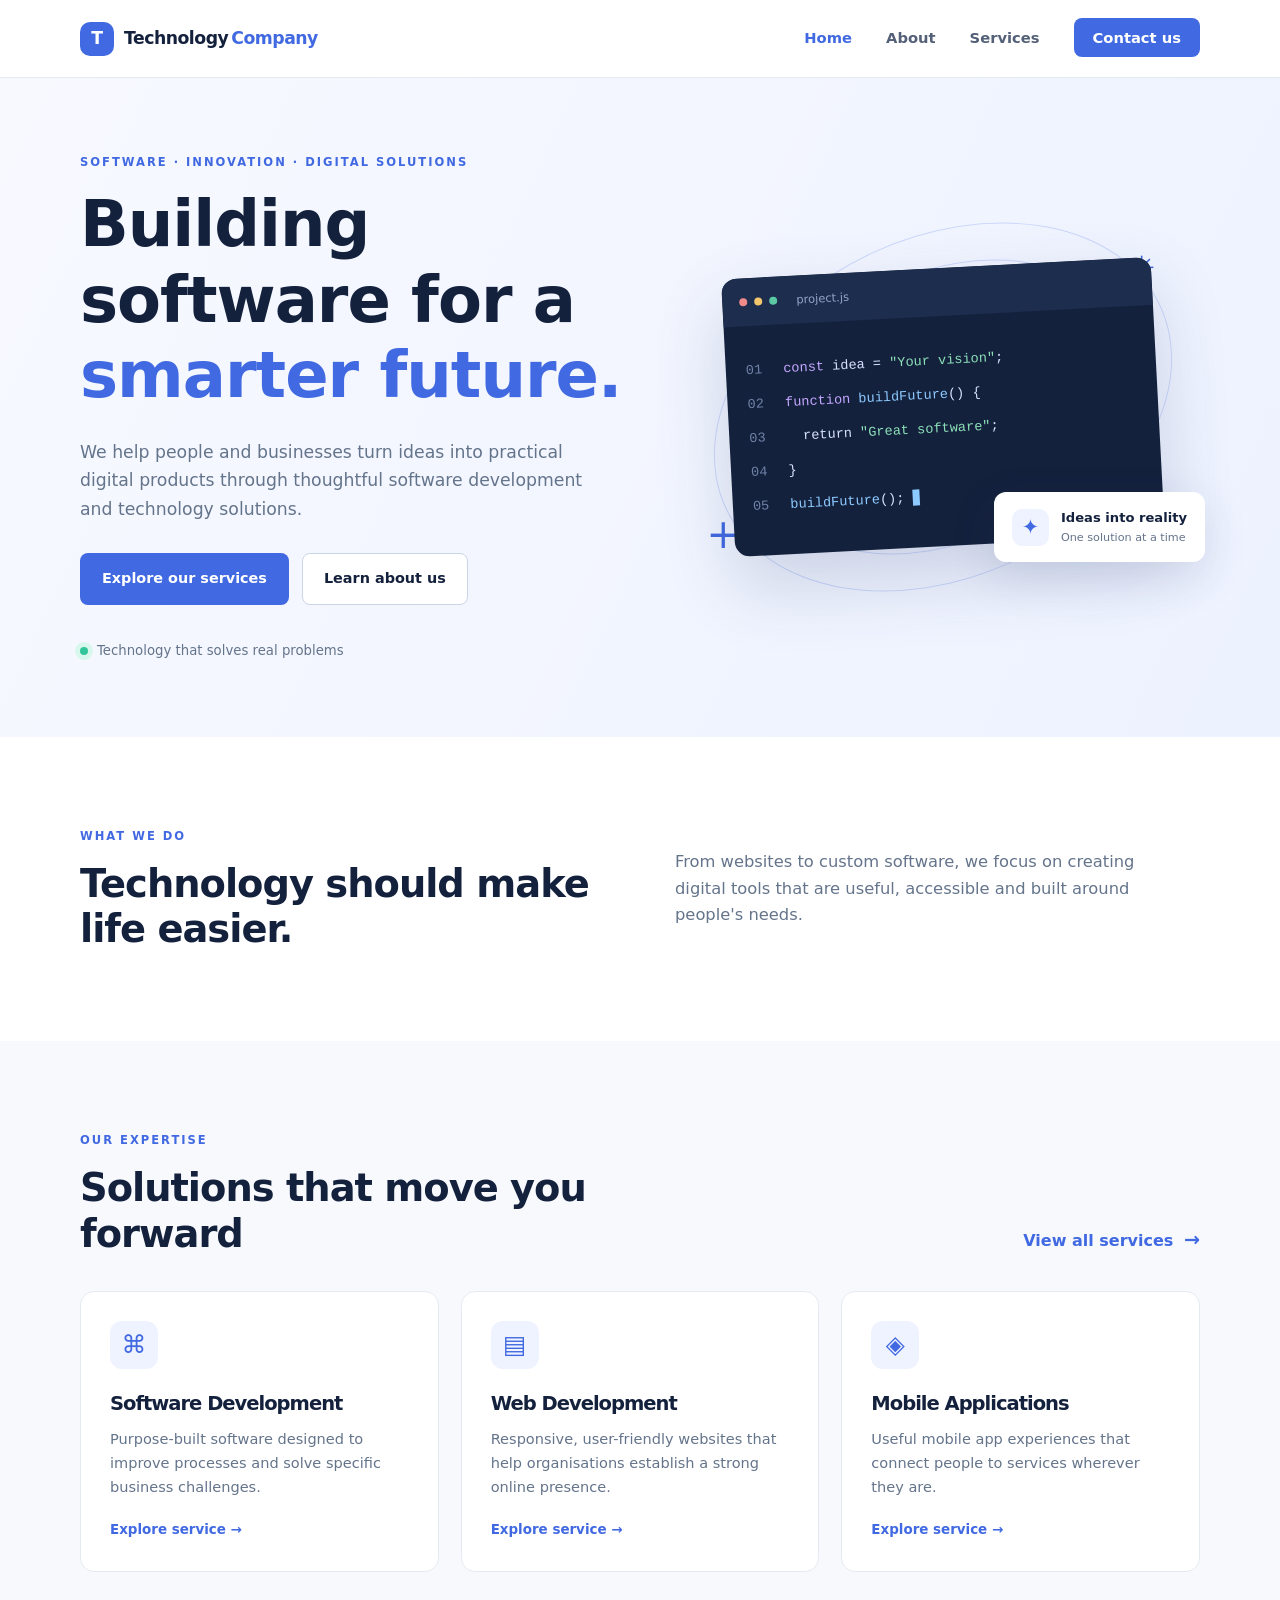
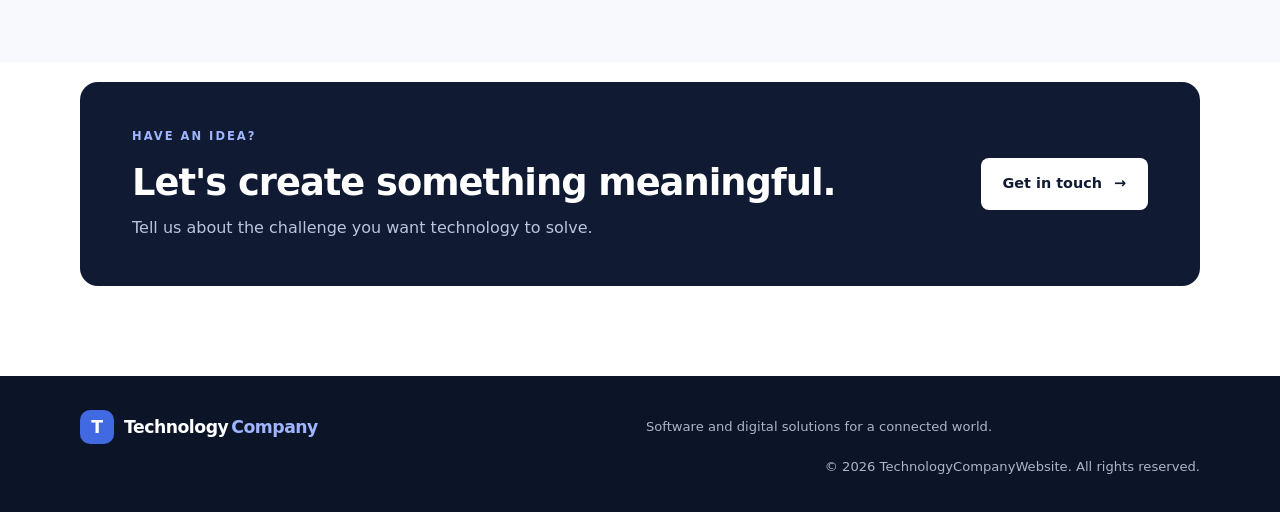
<file: index.html>
<!DOCTYPE html>
<html lang="en">
<head>
  <meta charset="UTF-8">
  <meta name="viewport" content="width=device-width, initial-scale=1.0">
  <meta name="description" content="TechnologyCompanyWebsite builds useful, reliable software and digital products for modern businesses.">
  <title>Home | TechnologyCompanyWebsite</title>
  <link rel="stylesheet" href="css/style.css">
  <script src="js/script.js" defer></script>
</head>
<body>
  <header class="site-header">
    <nav class="nav container" aria-label="Main navigation">
      <a class="brand" href="index.html"><span class="brand-mark">T</span> Technology<span>Company</span></a>
      <button class="menu-toggle" aria-label="Open navigation menu" aria-expanded="false">☰</button>
      <ul class="nav-links">
        <li><a class="active" href="index.html">Home</a></li>
        <li><a href="about.html">About</a></li>
        <li><a href="services.html">Services</a></li>
        <li><a class="nav-cta" href="contact.html">Contact us</a></li>
      </ul>
    </nav>
  </header>

  <main>
    <section class="hero">
      <div class="container hero-grid">
        <div class="hero-copy">
          <p class="eyebrow">SOFTWARE · INNOVATION · DIGITAL SOLUTIONS</p>
          <h1>Building software for a <span>smarter future.</span></h1>
          <p class="hero-text">We help people and businesses turn ideas into practical digital products through thoughtful software development and technology solutions.</p>
          <div class="hero-actions">
            <a class="button button-primary" href="services.html">Explore our services</a>
            <a class="button button-outline" href="about.html">Learn about us</a>
          </div>
          <div class="hero-note"><span class="status-dot"></span> Technology that solves real problems</div>
        </div>
        <div class="hero-art" aria-label="Abstract illustration representing software development">
          <div class="orbit orbit-one"></div><div class="orbit orbit-two"></div>
          <div class="code-window">
            <div class="window-top"><i></i><i></i><i></i><span>project.js</span></div>
            <div class="code-lines">
              <p><b>01</b> <span class="code-purple">const</span> idea = <span class="code-green">"Your vision"</span>;</p>
              <p><b>02</b> <span class="code-purple">function</span> <span class="code-blue">buildFuture</span>() {</p>
              <p><b>03</b> &nbsp;&nbsp;return <span class="code-green">"Great software"</span>;</p>
              <p><b>04</b> }</p>
              <p><b>05</b> <span class="code-blue">buildFuture</span>(); <span class="cursor"></span></p>
            </div>
          </div>
          <div class="floating-card"><span class="float-icon">✦</span><div><strong>Ideas into reality</strong><small>One solution at a time</small></div></div>
          <div class="hero-spark spark-one">✳</div><div class="hero-spark spark-two">+</div>
        </div>
      </div>
    </section>

    <section class="section container intro-strip">
      <div><p class="eyebrow">WHAT WE DO</p><h2>Technology should make life easier.</h2></div>
      <p>From websites to custom software, we focus on creating digital tools that are useful, accessible and built around people's needs.</p>
    </section>

    <section class="section soft-section">
      <div class="container">
        <div class="section-heading">
          <div><p class="eyebrow">OUR EXPERTISE</p><h2>Solutions that move you forward</h2></div>
          <a class="text-link" href="services.html">View all services <span>→</span></a>
        </div>
        <div class="card-grid">
          <article class="service-card"><div class="card-icon">⌘</div><h3>Software Development</h3><p>Purpose-built software designed to improve processes and solve specific business challenges.</p><a href="services.html">Explore service →</a></article>
          <article class="service-card"><div class="card-icon">▤</div><h3>Web Development</h3><p>Responsive, user-friendly websites that help organisations establish a strong online presence.</p><a href="services.html">Explore service →</a></article>
          <article class="service-card"><div class="card-icon">◈</div><h3>Mobile Applications</h3><p>Useful mobile app experiences that connect people to services wherever they are.</p><a href="services.html">Explore service →</a></article>
        </div>
      </div>
    </section>

    <section class="section container cta-band">
      <div><p class="eyebrow">HAVE AN IDEA?</p><h2>Let's create something meaningful.</h2><p>Tell us about the challenge you want technology to solve.</p></div>
      <a class="button button-light" href="contact.html">Get in touch <span>→</span></a>
    </section>
  </main>

  <footer class="site-footer">
    <div class="container footer-inner"><a class="brand footer-brand" href="index.html"><span class="brand-mark">T</span> Technology<span>Company</span></a><p>Software and digital solutions for a connected world.</p><p class="copyright">© <span class="year"></span> TechnologyCompanyWebsite. All rights reserved.</p></div>
  </footer>
</body>
</html>
</file>
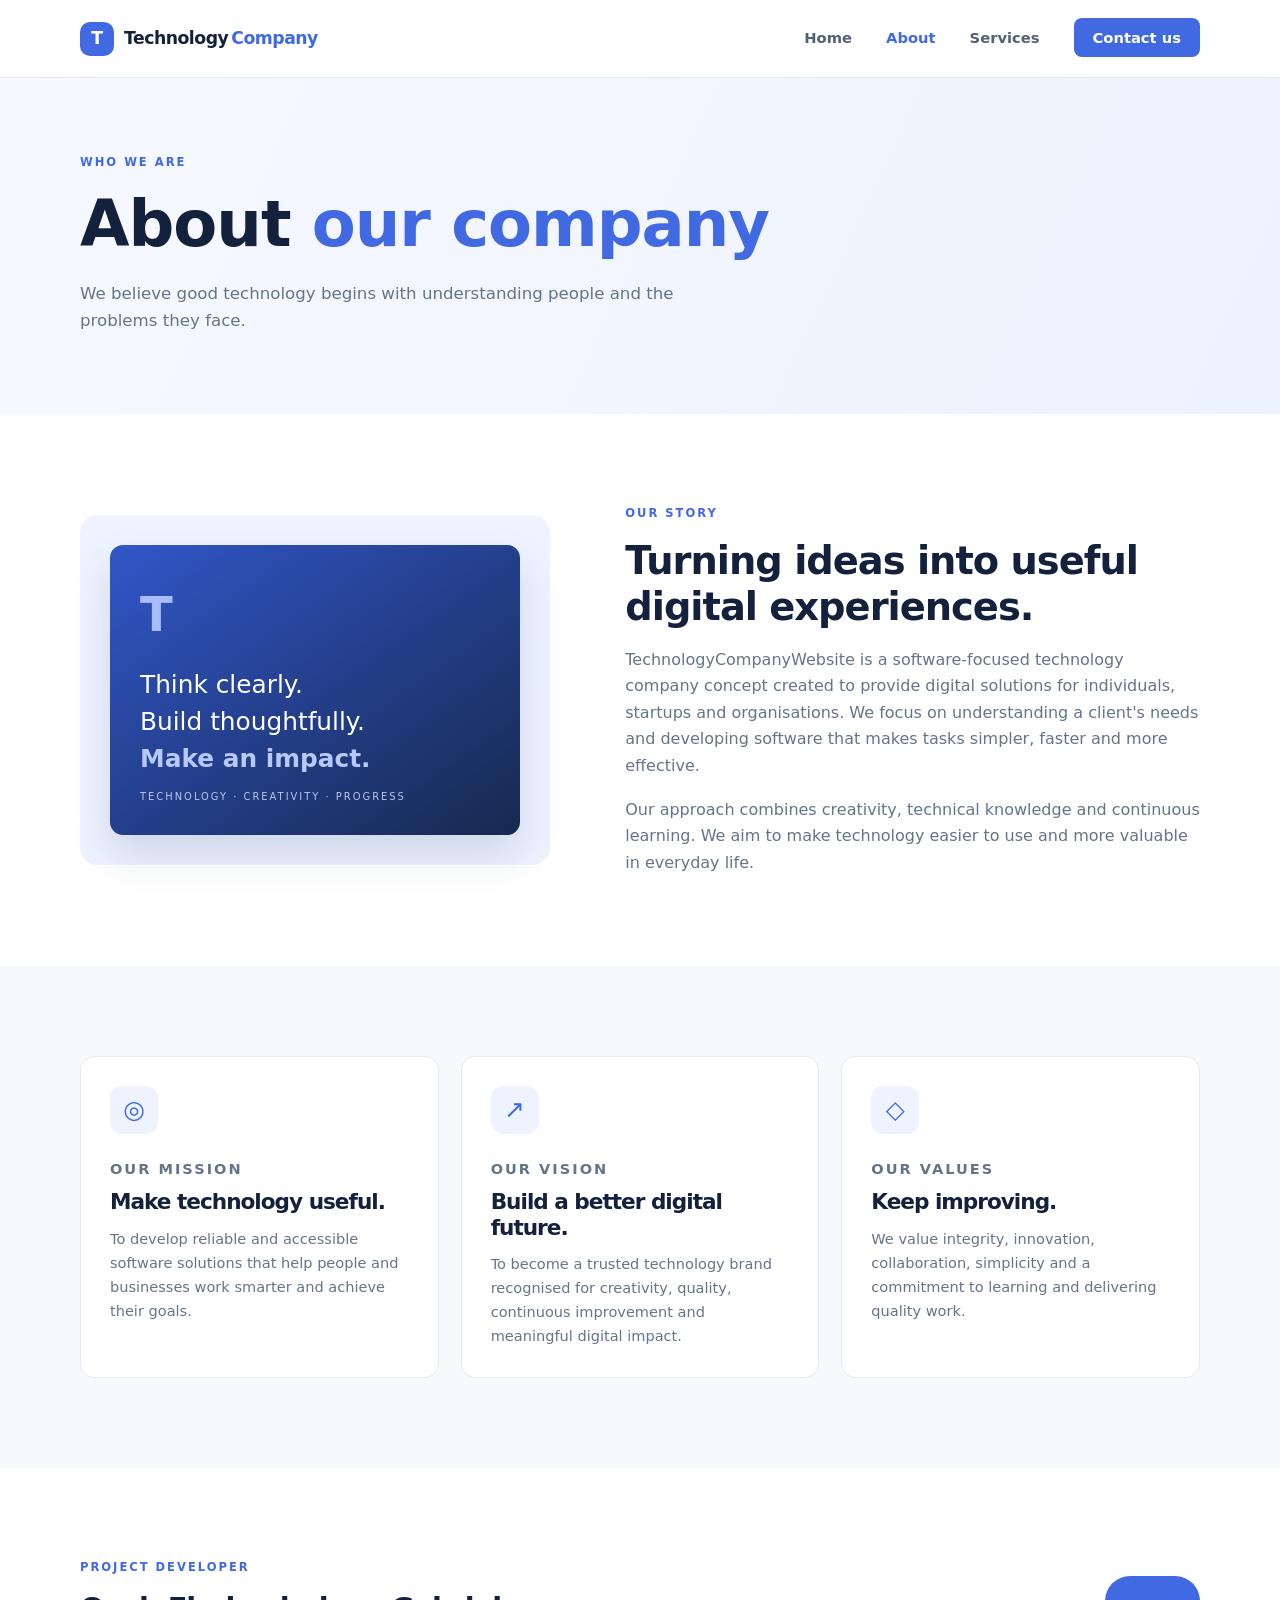
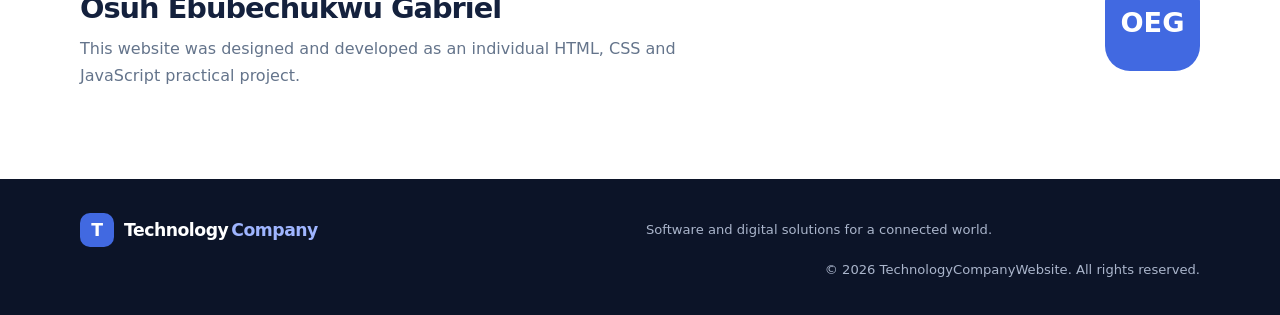
<file: about.html>
<!DOCTYPE html>
<html lang="en">
<head>
  <meta charset="UTF-8"><meta name="viewport" content="width=device-width, initial-scale=1.0">
  <meta name="description" content="Learn about TechnologyCompanyWebsite, our mission and our approach to software.">
  <title>About | TechnologyCompanyWebsite</title><link rel="stylesheet" href="css/style.css"><script src="js/script.js" defer></script>
</head>
<body>
  <header class="site-header"><nav class="nav container" aria-label="Main navigation">
    <a class="brand" href="index.html"><span class="brand-mark">T</span> Technology<span>Company</span></a>
    <button class="menu-toggle" aria-label="Open navigation menu" aria-expanded="false">☰</button>
    <ul class="nav-links"><li><a href="index.html">Home</a></li><li><a class="active" href="about.html">About</a></li><li><a href="services.html">Services</a></li><li><a class="nav-cta" href="contact.html">Contact us</a></li></ul>
  </nav></header>
  <main>
    <section class="page-hero"><div class="container"><p class="eyebrow">WHO WE ARE</p><h1>About <span>our company</span></h1><p>We believe good technology begins with understanding people and the problems they face.</p></div></section>
    <section class="section container about-layout">
      <div class="about-visual"><div class="visual-panel"><span class="visual-symbol">T</span><p>Think clearly.<br>Build thoughtfully.<br><strong>Make an impact.</strong></p><span class="visual-caption">TECHNOLOGY · CREATIVITY · PROGRESS</span></div></div>
      <div class="about-copy"><p class="eyebrow">OUR STORY</p><h2>Turning ideas into useful digital experiences.</h2><p>TechnologyCompanyWebsite is a software-focused technology company concept created to provide digital solutions for individuals, startups and organisations. We focus on understanding a client's needs and developing software that makes tasks simpler, faster and more effective.</p><p>Our approach combines creativity, technical knowledge and continuous learning. We aim to make technology easier to use and more valuable in everyday life.</p></div>
    </section>
    <section class="soft-section section"><div class="container mission-grid">
      <article class="mission-card"><div class="card-icon">◎</div><p class="eyebrow">OUR MISSION</p><h2>Make technology useful.</h2><p>To develop reliable and accessible software solutions that help people and businesses work smarter and achieve their goals.</p></article>
      <article class="mission-card"><div class="card-icon">↗</div><p class="eyebrow">OUR VISION</p><h2>Build a better digital future.</h2><p>To become a trusted technology brand recognised for creativity, quality, continuous improvement and meaningful digital impact.</p></article>
      <article class="mission-card"><div class="card-icon">◇</div><p class="eyebrow">OUR VALUES</p><h2>Keep improving.</h2><p>We value integrity, innovation, collaboration, simplicity and a commitment to learning and delivering quality work.</p></article>
    </div></section>
    <section class="section container profile-strip"><div><p class="eyebrow">PROJECT DEVELOPER</p><h2>Osuh Ebubechukwu Gabriel</h2><p>This website was designed and developed as an individual HTML, CSS and JavaScript practical project.</p></div><div class="profile-badge">OEG</div></section>
  </main>
  <footer class="site-footer"><div class="container footer-inner"><a class="brand footer-brand" href="index.html"><span class="brand-mark">T</span> Technology<span>Company</span></a><p>Software and digital solutions for a connected world.</p><p class="copyright">© <span class="year"></span> TechnologyCompanyWebsite. All rights reserved.</p></div></footer>
</body></html>
</file>
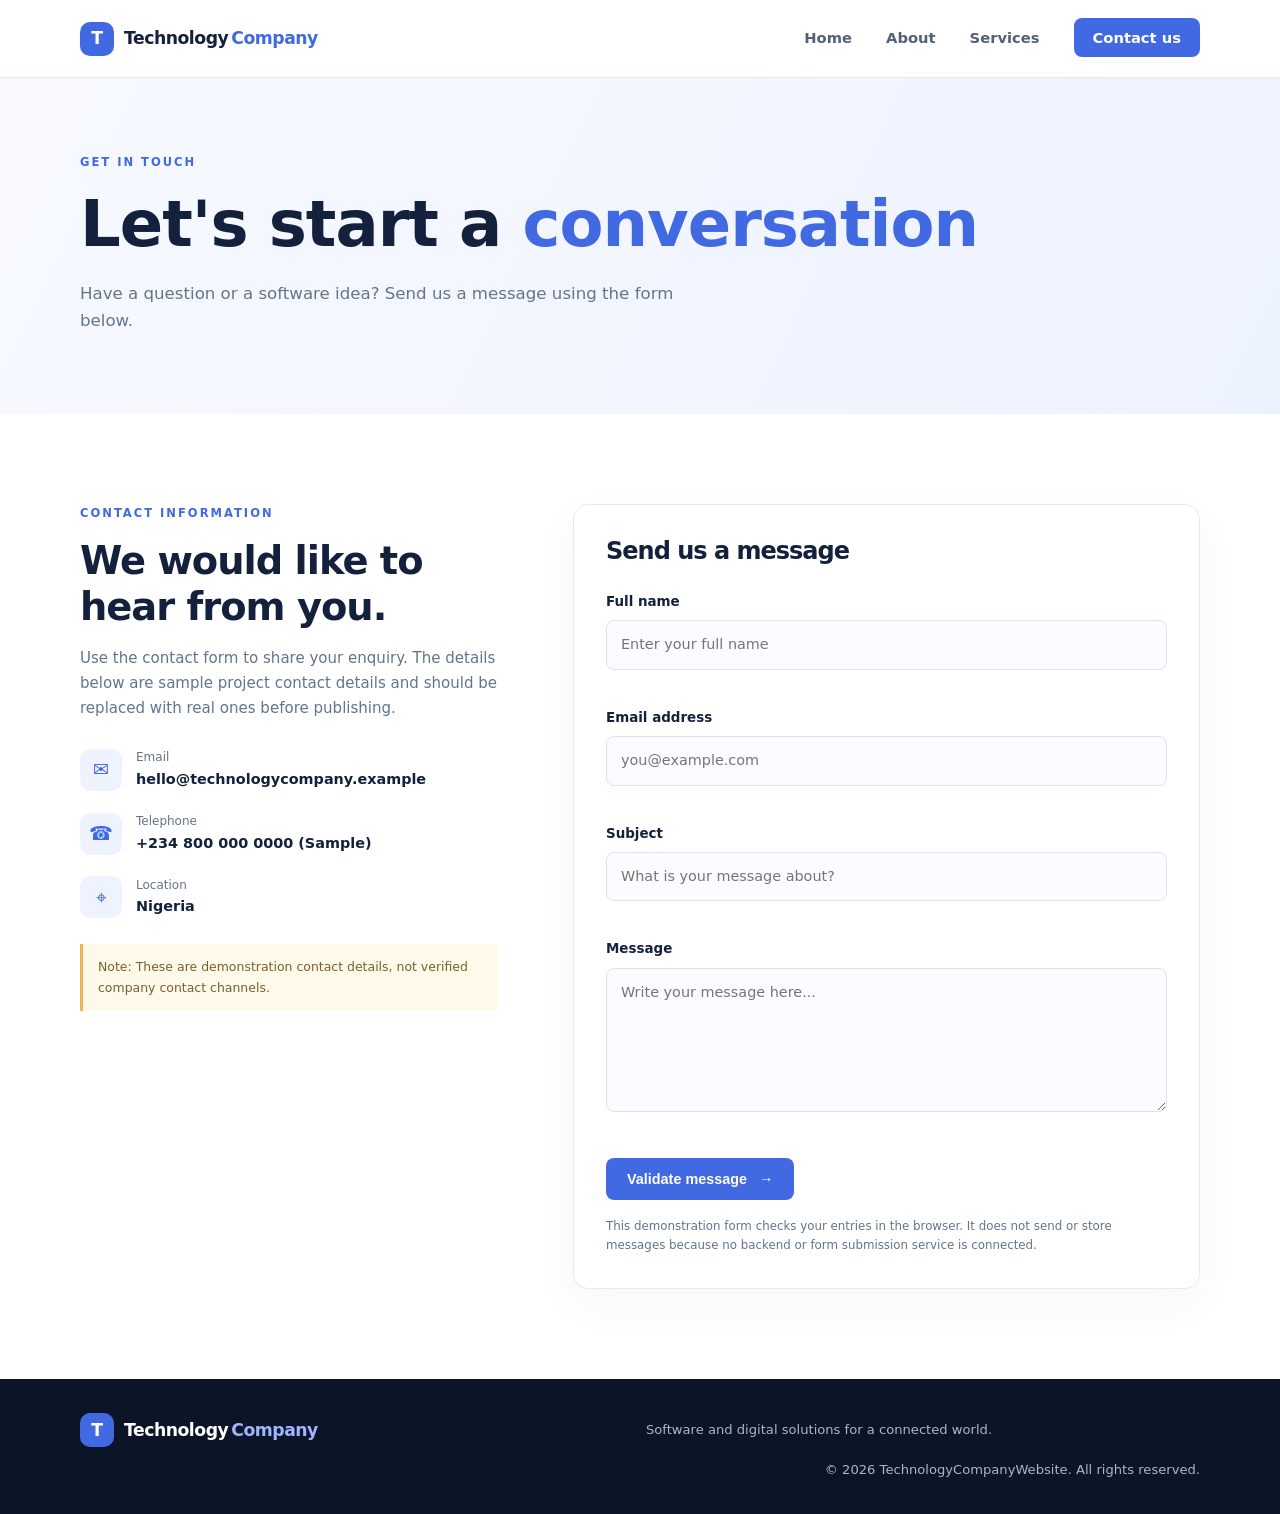
<file: contact.html>
<!DOCTYPE html>
<html lang="en">
<head>
  <meta charset="UTF-8"><meta name="viewport" content="width=device-width, initial-scale=1.0">
  <meta name="description" content="Contact TechnologyCompanyWebsite about software and digital solutions.">
  <title>Contact | TechnologyCompanyWebsite</title><link rel="stylesheet" href="css/style.css"><script src="js/script.js" defer></script>
</head>
<body>
  <header class="site-header"><nav class="nav container" aria-label="Main navigation">
    <a class="brand" href="index.html"><span class="brand-mark">T</span> Technology<span>Company</span></a>
    <button class="menu-toggle" aria-label="Open navigation menu" aria-expanded="false">☰</button>
    <ul class="nav-links"><li><a href="index.html">Home</a></li><li><a href="about.html">About</a></li><li><a href="services.html">Services</a></li><li><a class="nav-cta active-cta" href="contact.html">Contact us</a></li></ul>
  </nav></header>
  <main>
    <section class="page-hero"><div class="container"><p class="eyebrow">GET IN TOUCH</p><h1>Let's start a <span>conversation</span></h1><p>Have a question or a software idea? Send us a message using the form below.</p></div></section>
    <section class="section container contact-layout">
      <div class="contact-info"><p class="eyebrow">CONTACT INFORMATION</p><h2>We would like to hear from you.</h2><p>Use the contact form to share your enquiry. The details below are sample project contact details and should be replaced with real ones before publishing.</p>
        <div class="contact-item"><span class="contact-icon">✉</span><div><small>Email</small><strong>hello@technologycompany.example</strong></div></div>
        <div class="contact-item"><span class="contact-icon">☎</span><div><small>Telephone</small><strong>+234 800 000 0000 (Sample)</strong></div></div>
        <div class="contact-item"><span class="contact-icon">⌖</span><div><small>Location</small><strong>Nigeria</strong></div></div>
        <div class="sample-note">Note: These are demonstration contact details, not verified company contact channels.</div>
      </div>
      <form class="contact-form" id="contactForm" novalidate>
        <h2>Send us a message</h2>
        <div class="form-row"><label for="fullName">Full name</label><input type="text" id="fullName" name="fullName" placeholder="Enter your full name" required><small class="error" id="nameError"></small></div>
        <div class="form-row"><label for="email">Email address</label><input type="email" id="email" name="email" placeholder="you@example.com" required><small class="error" id="emailError"></small></div>
        <div class="form-row"><label for="subject">Subject</label><input type="text" id="subject" name="subject" placeholder="What is your message about?" required><small class="error" id="subjectError"></small></div>
        <div class="form-row"><label for="message">Message</label><textarea id="message" name="message" rows="5" placeholder="Write your message here..." required></textarea><small class="error" id="messageError"></small></div>
        <button class="button button-primary submit-button" type="submit">Validate message <span>→</span></button>
        <p class="form-feedback" id="formFeedback" role="status" aria-live="polite"></p>
        <p class="form-disclaimer">This demonstration form checks your entries in the browser. It does not send or store messages because no backend or form submission service is connected.</p>
      </form>
    </section>
  </main>
  <footer class="site-footer"><div class="container footer-inner"><a class="brand footer-brand" href="index.html"><span class="brand-mark">T</span> Technology<span>Company</span></a><p>Software and digital solutions for a connected world.</p><p class="copyright">© <span class="year"></span> TechnologyCompanyWebsite. All rights reserved.</p></div></footer>
</body></html>
</file>
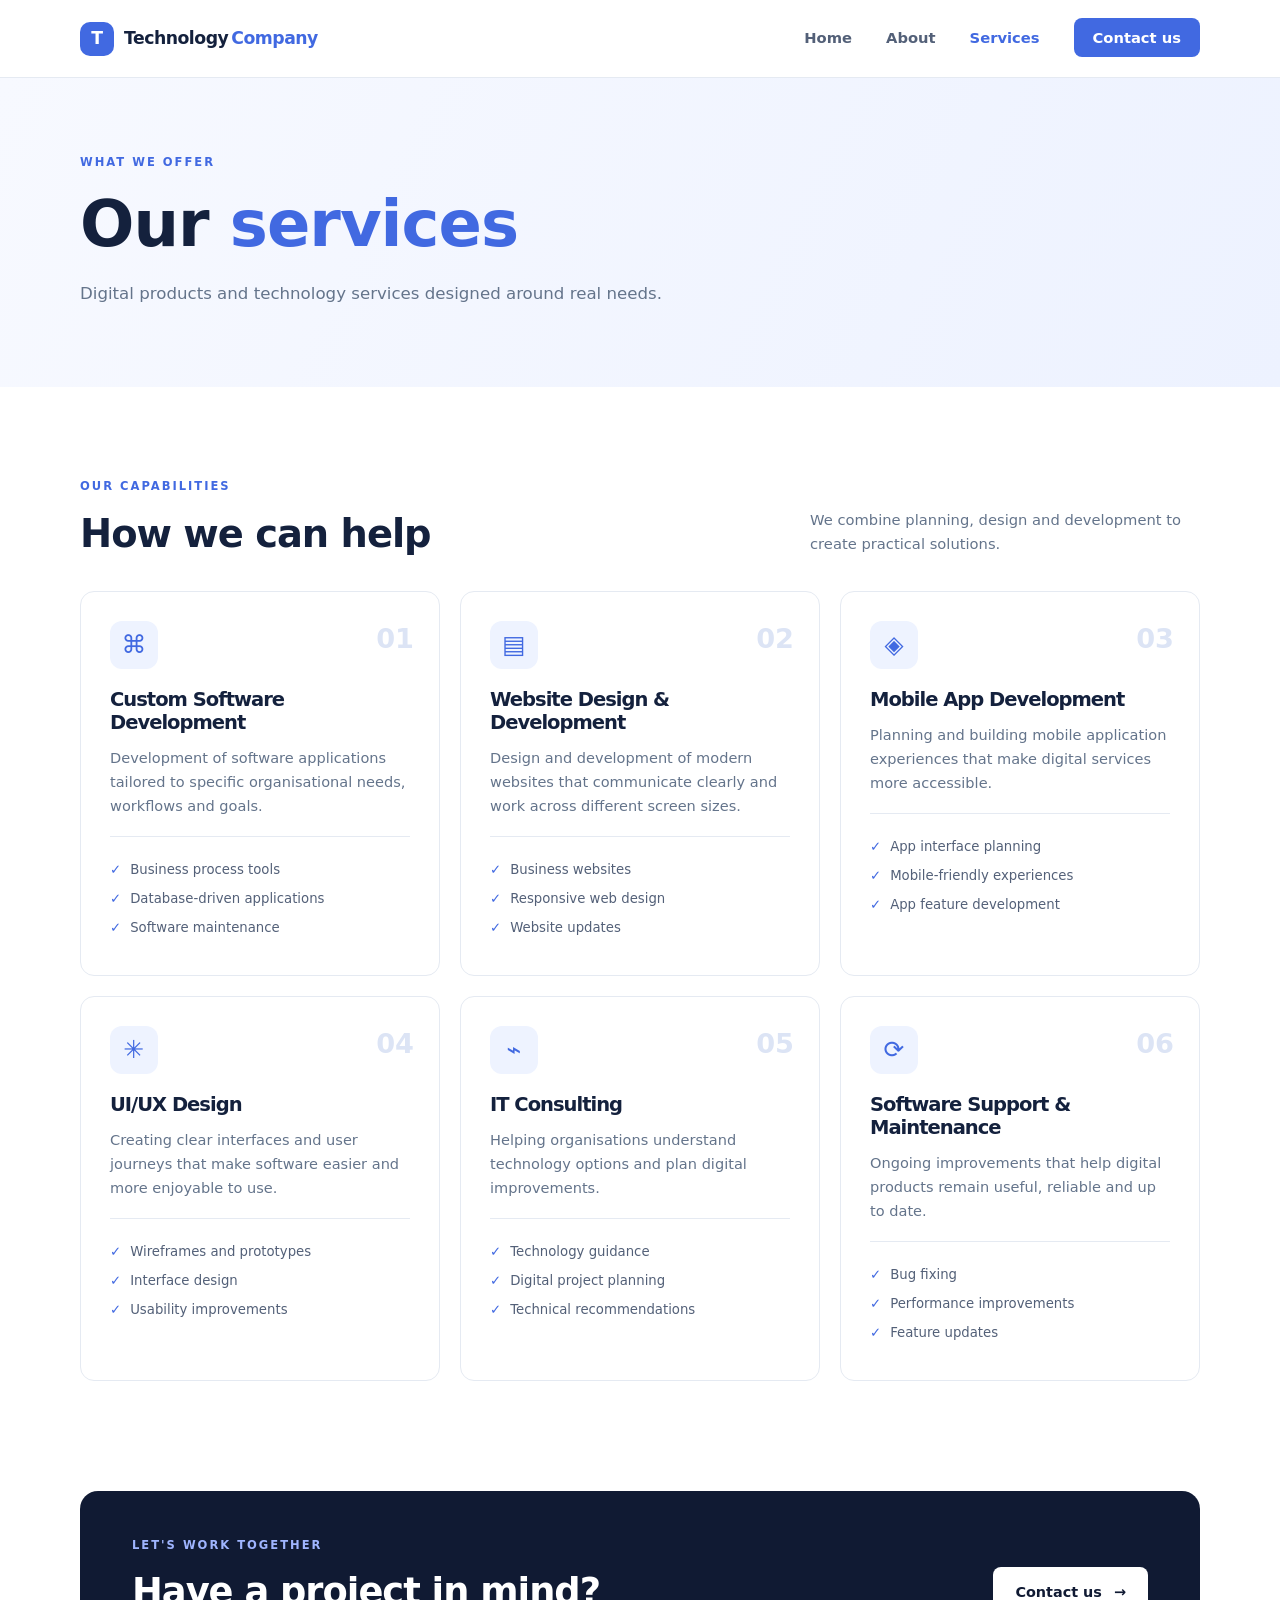
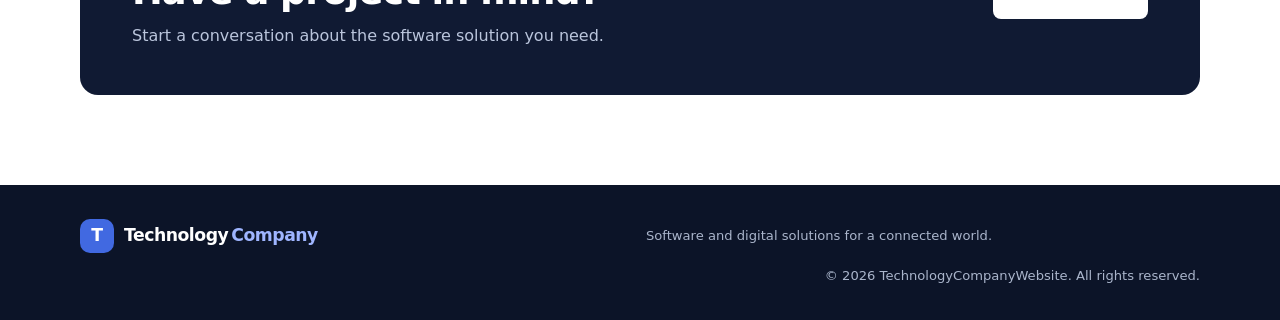
<file: services.html>
<!DOCTYPE html>
<html lang="en">
<head>
  <meta charset="UTF-8"><meta name="viewport" content="width=device-width, initial-scale=1.0">
  <meta name="description" content="Explore software, web, mobile app and technology consulting services.">
  <title>Services | TechnologyCompanyWebsite</title><link rel="stylesheet" href="css/style.css"><script src="js/script.js" defer></script>
</head>
<body>
  <header class="site-header"><nav class="nav container" aria-label="Main navigation">
    <a class="brand" href="index.html"><span class="brand-mark">T</span> Technology<span>Company</span></a>
    <button class="menu-toggle" aria-label="Open navigation menu" aria-expanded="false">☰</button>
    <ul class="nav-links"><li><a href="index.html">Home</a></li><li><a href="about.html">About</a></li><li><a class="active" href="services.html">Services</a></li><li><a class="nav-cta" href="contact.html">Contact us</a></li></ul>
  </nav></header>
  <main>
    <section class="page-hero"><div class="container"><p class="eyebrow">WHAT WE OFFER</p><h1>Our <span>services</span></h1><p>Digital products and technology services designed around real needs.</p></div></section>
    <section class="section container">
      <div class="section-heading"><div><p class="eyebrow">OUR CAPABILITIES</p><h2>How we can help</h2></div><p class="heading-note">We combine planning, design and development to create practical solutions.</p></div>
      <div class="services-grid">
        <article class="service-detail"><div class="card-icon">⌘</div><span class="service-number">01</span><h3>Custom Software Development</h3><p>Development of software applications tailored to specific organisational needs, workflows and goals.</p><ul><li>Business process tools</li><li>Database-driven applications</li><li>Software maintenance</li></ul></article>
        <article class="service-detail"><div class="card-icon">▤</div><span class="service-number">02</span><h3>Website Design & Development</h3><p>Design and development of modern websites that communicate clearly and work across different screen sizes.</p><ul><li>Business websites</li><li>Responsive web design</li><li>Website updates</li></ul></article>
        <article class="service-detail"><div class="card-icon">◈</div><span class="service-number">03</span><h3>Mobile App Development</h3><p>Planning and building mobile application experiences that make digital services more accessible.</p><ul><li>App interface planning</li><li>Mobile-friendly experiences</li><li>App feature development</li></ul></article>
        <article class="service-detail"><div class="card-icon">✳</div><span class="service-number">04</span><h3>UI/UX Design</h3><p>Creating clear interfaces and user journeys that make software easier and more enjoyable to use.</p><ul><li>Wireframes and prototypes</li><li>Interface design</li><li>Usability improvements</li></ul></article>
        <article class="service-detail"><div class="card-icon">⌁</div><span class="service-number">05</span><h3>IT Consulting</h3><p>Helping organisations understand technology options and plan digital improvements.</p><ul><li>Technology guidance</li><li>Digital project planning</li><li>Technical recommendations</li></ul></article>
        <article class="service-detail"><div class="card-icon">⟳</div><span class="service-number">06</span><h3>Software Support & Maintenance</h3><p>Ongoing improvements that help digital products remain useful, reliable and up to date.</p><ul><li>Bug fixing</li><li>Performance improvements</li><li>Feature updates</li></ul></article>
      </div>
    </section>
    <section class="section container cta-band"><div><p class="eyebrow">LET'S WORK TOGETHER</p><h2>Have a project in mind?</h2><p>Start a conversation about the software solution you need.</p></div><a class="button button-light" href="contact.html">Contact us <span>→</span></a></section>
  </main>
  <footer class="site-footer"><div class="container footer-inner"><a class="brand footer-brand" href="index.html"><span class="brand-mark">T</span> Technology<span>Company</span></a><p>Software and digital solutions for a connected world.</p><p class="copyright">© <span class="year"></span> TechnologyCompanyWebsite. All rights reserved.</p></div></footer>
</body></html>
</file>
<file: css/style.css>
:root{--ink:#14213d;--muted:#64748b;--blue:#4169e1;--blue-dark:#2446b5;--pale:#eef3ff;--line:#e5eaf2;--white:#fff;--dark:#101a33;--green:#33c69a}
*{box-sizing:border-box;margin:0;padding:0}
html{scroll-behavior:smooth}
body{font-family:Inter,ui-sans-serif,system-ui,-apple-system,BlinkMacSystemFont,"Segoe UI",sans-serif;color:var(--ink);line-height:1.65;background:#fff}
a{color:inherit;text-decoration:none}
.container{width:min(1120px,calc(100% - 40px));margin-inline:auto}
.site-header{height:78px;background:rgba(255,255,255,.96);border-bottom:1px solid var(--line);display:flex;align-items:center;position:sticky;top:0;z-index:20}
.nav{display:flex;align-items:center;justify-content:space-between}
.brand{font-size:1.08rem;font-weight:800;letter-spacing:-.5px;display:flex;align-items:center;gap:3px}
.brand>span:last-child{color:var(--blue)}
.brand-mark{display:grid;place-items:center;width:34px;height:34px;border-radius:10px;background:var(--blue);color:#fff;margin-right:7px}
.nav-links{display:flex;align-items:center;gap:34px;list-style:none;font-size:.92rem;font-weight:600;color:#536078}
.nav-links a{transition:color .2s}
.nav-links a:hover,.nav-links a.active{color:var(--blue)}
.nav-links .nav-cta{padding:11px 19px;border-radius:8px;background:var(--blue);color:#fff}
.nav-links .nav-cta:hover{background:var(--blue-dark);color:#fff}
.menu-toggle{display:none;border:0;background:transparent;font-size:1.6rem;color:var(--ink);cursor:pointer}
.hero{background:linear-gradient(115deg,#f7f9ff 0%,#edf2ff 100%);overflow:hidden}
.hero-grid{min-height:590px;display:grid;grid-template-columns:1.04fr .96fr;align-items:center;gap:50px;padding-block:75px}
.eyebrow{font-size:.72rem;font-weight:800;letter-spacing:2px;color:var(--blue);margin-bottom:15px}
h1,h2,h3{line-height:1.18;letter-spacing:-1px}
.hero h1{font-size:clamp(2.8rem,5vw,4.65rem);max-width:620px;font-weight:800}
.hero h1 span,.page-hero h1 span{color:var(--blue)}
.hero-text{font-size:1.08rem;color:var(--muted);max-width:540px;margin:24px 0 30px}
.hero-actions{display:flex;flex-wrap:wrap;gap:13px}
.button{display:inline-flex;align-items:center;justify-content:center;gap:12px;padding:13px 21px;border-radius:8px;font-weight:700;font-size:.9rem;border:1px solid transparent;transition:.2s}
.button-primary{background:var(--blue);color:white}
.button-primary:hover{background:var(--blue-dark);transform:translateY(-2px)}
.button-outline{border-color:#cbd5e8;color:var(--ink);background:white}
.button-outline:hover{border-color:var(--blue);color:var(--blue)}
.hero-note{margin-top:35px;color:#64748b;font-size:.83rem;display:flex;align-items:center;gap:9px}
.status-dot{width:8px;height:8px;border-radius:50%;background:var(--green);box-shadow:0 0 0 5px #d9f8ed}
.hero-art{min-height:380px;position:relative;display:grid;place-items:center}
.orbit{position:absolute;border:1px solid #cbd7fb;border-radius:50%;transform:rotate(-25deg)}
.orbit-one{width:390px;height:270px}.orbit-two{width:480px;height:340px}
.code-window{width:min(430px,100%);background:#14213d;border-radius:15px;box-shadow:0 30px 70px #263b7130;position:relative;z-index:2;overflow:hidden;transform:rotate(-3deg)}
.window-top{height:48px;background:#1d2d4e;display:flex;align-items:center;gap:7px;padding:0 17px;color:#92a3c8;font-size:.72rem}
.window-top i{height:8px;width:8px;border-radius:50%;background:#f18b8b}.window-top i:nth-child(2){background:#f3c66c}.window-top i:nth-child(3){background:#5bc9a4}.window-top span{margin-left:12px}
.code-lines{padding:28px 20px 32px;color:#d8e2ff;font-family:ui-monospace,monospace;font-size:clamp(.65rem,1.2vw,.85rem);line-height:2.5;white-space:nowrap}
.code-lines b{color:#7082a8;font-weight:400;margin-right:13px}.code-purple{color:#c4a7ff}.code-green{color:#8ce0b8}.code-blue{color:#8dcaff}.cursor{display:inline-block;width:7px;height:16px;background:#8dcaff;vertical-align:middle}
.floating-card{position:absolute;z-index:3;right:-5px;bottom:35px;background:#fff;padding:15px 18px;border-radius:12px;box-shadow:0 15px 45px #263b7120;display:flex;align-items:center;gap:12px}
.float-icon{display:grid;place-items:center;width:37px;height:37px;background:#eef3ff;color:var(--blue);border-radius:10px;font-size:1.3rem}
.floating-card strong,.floating-card small{display:block}.floating-card strong{font-size:.82rem}.floating-card small{font-size:.7rem;color:var(--muted)}
.hero-spark{position:absolute;color:var(--blue);font-size:2rem}.spark-one{top:25px;right:45px}.spark-two{bottom:30px;left:20px;font-size:2.5rem}
.section{padding-block:90px}
.intro-strip{display:grid;grid-template-columns:1fr 1fr;gap:70px;align-items:center}
.intro-strip h2,.section-heading h2,.about-copy h2,.contact-info h2{font-size:clamp(1.8rem,3vw,2.5rem)}
.intro-strip>p{color:var(--muted);font-size:1.02rem;max-width:510px}
.soft-section{background:#f7f9fd}
.section-heading{display:flex;justify-content:space-between;align-items:end;gap:25px;margin-bottom:35px}
.section-heading h2{max-width:600px}
.text-link{font-weight:700;color:var(--blue);white-space:nowrap}.text-link span{font-size:1.2rem;margin-left:5px}
.card-grid{display:grid;grid-template-columns:repeat(3,1fr);gap:22px}
.service-card,.mission-card,.service-detail{background:#fff;border:1px solid var(--line);border-radius:14px;padding:29px;transition:transform .2s,box-shadow .2s}
.service-card:hover,.service-detail:hover{transform:translateY(-5px);box-shadow:0 18px 35px #1b31510d}
.card-icon{width:48px;height:48px;display:grid;place-items:center;border-radius:12px;background:var(--pale);color:var(--blue);font-size:1.55rem;margin-bottom:23px}
.service-card h3,.service-detail h3{font-size:1.22rem;margin-bottom:12px}
.service-card p,.service-detail p,.mission-card p{font-size:.91rem;color:var(--muted)}
.service-card>a{display:inline-block;margin-top:20px;color:var(--blue);font-size:.84rem;font-weight:700}
.cta-band{background:var(--dark);color:#fff;border-radius:18px;padding:45px 52px;margin-block:20px 90px;display:flex;align-items:center;justify-content:space-between;gap:25px}
.cta-band .eyebrow{color:#9fb5ff}.cta-band h2{font-size:clamp(1.7rem,3vw,2.3rem);margin-bottom:10px}.cta-band p:not(.eyebrow){color:#bac5dc}
.button-light{background:#fff;color:var(--dark);white-space:nowrap}.button-light:hover{background:#e9efff}
.site-footer{background:#0c1428;color:#fff;padding:34px 0}
.footer-inner{display:grid;grid-template-columns:1fr 1fr;gap:12px;align-items:center}
.footer-brand{color:#fff}.footer-brand>span:last-child{color:#9fb5ff}
.footer-inner>p{font-size:.82rem;color:#aab5cb}.copyright{text-align:right;grid-column:2}
.page-hero{background:linear-gradient(115deg,#f7f9ff,#edf2ff);padding:75px 0 80px}
.page-hero h1{font-size:clamp(2.5rem,5vw,4rem);margin-bottom:17px}.page-hero p:not(.eyebrow){color:var(--muted);max-width:620px;font-size:1.04rem}
.about-layout{display:grid;grid-template-columns:.9fr 1.1fr;gap:75px;align-items:center}
.about-visual{min-height:350px;background:var(--pale);border-radius:18px;display:grid;place-items:center;padding:30px}
.visual-panel{height:290px;width:100%;border-radius:13px;background:linear-gradient(145deg,#3156c8,#17294f);color:#fff;padding:30px;display:flex;flex-direction:column;justify-content:space-between;box-shadow:0 20px 40px #233d7928}
.visual-symbol{font-size:3rem;font-weight:900;color:#a9bcff}.visual-panel p{font-size:1.55rem;line-height:1.5;font-weight:500}.visual-panel strong{color:#b8c9ff}.visual-caption{font-size:.62rem;letter-spacing:2px;color:#b8c7ec}
.about-copy>p:not(.eyebrow){color:var(--muted);margin-top:18px}
.mission-grid{display:grid;grid-template-columns:repeat(3,1fr);gap:22px}
.mission-card h2{font-size:1.35rem;margin:8px 0 12px}.mission-card .eyebrow{margin-bottom:8px}
.profile-strip{display:flex;justify-content:space-between;align-items:center;gap:30px}.profile-strip h2{font-size:1.8rem;margin-bottom:10px}.profile-strip p:not(.eyebrow){color:var(--muted);max-width:650px}
.profile-badge{width:95px;height:95px;display:grid;place-items:center;border-radius:25px;background:var(--blue);color:#fff;font-size:1.7rem;font-weight:800;flex-shrink:0}
.heading-note{max-width:390px;color:var(--muted);font-size:.92rem}
.services-grid{display:grid;grid-template-columns:repeat(3,1fr);gap:20px}
.service-detail{position:relative;overflow:hidden}.service-detail .card-icon{margin-bottom:19px}.service-number{position:absolute;right:25px;top:25px;color:#dce4f5;font-size:1.7rem;font-weight:800}
.service-detail ul{list-style:none;margin-top:18px;border-top:1px solid var(--line);padding-top:15px}
.service-detail li{font-size:.83rem;color:#536078;margin:7px 0}.service-detail li:before{content:"✓";color:var(--blue);font-weight:800;margin-right:9px}
.contact-layout{display:grid;grid-template-columns:.8fr 1.2fr;gap:75px;align-items:start}
.contact-info h2{margin-bottom:17px}.contact-info>p:not(.eyebrow){color:var(--muted);font-size:.94rem;margin-bottom:28px}
.contact-item{display:flex;gap:14px;align-items:center;margin:20px 0}.contact-icon{width:42px;height:42px;display:grid;place-items:center;border-radius:11px;background:var(--pale);color:var(--blue);font-size:1.2rem}
.contact-item small,.contact-item strong{display:block}.contact-item small{color:var(--muted);font-size:.75rem}.contact-item strong{font-size:.9rem;overflow-wrap:anywhere}
.sample-note{margin-top:25px;padding:13px 15px;border-left:3px solid #e4b75b;background:#fff9e9;color:#78602e;font-size:.78rem}
.contact-form{padding:32px;border:1px solid var(--line);border-radius:15px;box-shadow:0 15px 45px #1b31510a}
.contact-form h2{font-size:1.5rem;margin-bottom:25px}
.form-row{margin-bottom:17px}.form-row label{display:block;font-size:.84rem;font-weight:700;margin-bottom:7px}
.form-row input,.form-row textarea{width:100%;padding:12px 14px;border:1px solid #dce3ef;border-radius:8px;font:inherit;font-size:.9rem;outline:none;resize:vertical;background:#fbfcff}
.form-row input:focus,.form-row textarea:focus{border-color:var(--blue);box-shadow:0 0 0 3px #4169e118}
.form-row input.invalid,.form-row textarea.invalid{border-color:#d84d4d}
.error{display:block;color:#c03939;font-size:.75rem;min-height:17px;margin-top:3px}
.submit-button{border:0;cursor:pointer}.form-feedback{font-size:.86rem;font-weight:700;margin-top:14px}.form-feedback.success{color:#16865e}.form-feedback.failure{color:#c03939}
.form-disclaimer{font-size:.74rem;color:var(--muted);margin-top:17px}
@media(max-width:850px){.hero-grid{gap:20px}.hero-art{transform:scale(.9)}.about-layout,.contact-layout{gap:35px}.services-grid{grid-template-columns:repeat(2,1fr)}}
@media(max-width:680px){.site-header{height:68px}.menu-toggle{display:block}.nav-links{display:none;position:absolute;top:67px;left:0;right:0;background:#fff;border-bottom:1px solid var(--line);padding:20px;width:100%;flex-direction:column;align-items:stretch;gap:17px}.nav-links.open{display:flex}.nav-links .nav-cta{display:inline-block;text-align:center}.hero-grid{grid-template-columns:1fr;padding-block:65px 45px}.hero-art{min-height:300px;transform:none}.orbit-one{width:300px;height:220px}.orbit-two{width:350px;height:260px}.code-window{width:min(390px,95%)}.floating-card{right:0;bottom:5px}.intro-strip,.about-layout,.contact-layout{grid-template-columns:1fr;gap:25px}.section{padding-block:65px}.card-grid,.mission-grid,.services-grid{grid-template-columns:1fr}.section-heading{align-items:start;flex-direction:column}.cta-band{margin:0 20px 65px;padding:30px;align-items:flex-start;flex-direction:column}.footer-inner{grid-template-columns:1fr}.copyright{text-align:left;grid-column:1}.page-hero{padding:60px 0}.about-visual{min-height:300px}.visual-panel{height:250px}.profile-strip{align-items:flex-start}.contact-form{padding:23px}.hero h1{font-size:2.75rem}}
@media(max-width:380px){.container{width:min(100% - 28px,1120px)}.hero h1{font-size:2.35rem}.hero-actions .button{width:100%}.code-lines{font-size:.6rem}.floating-card{padding:11px}.cta-band{margin-inline:14px}}
</file>
